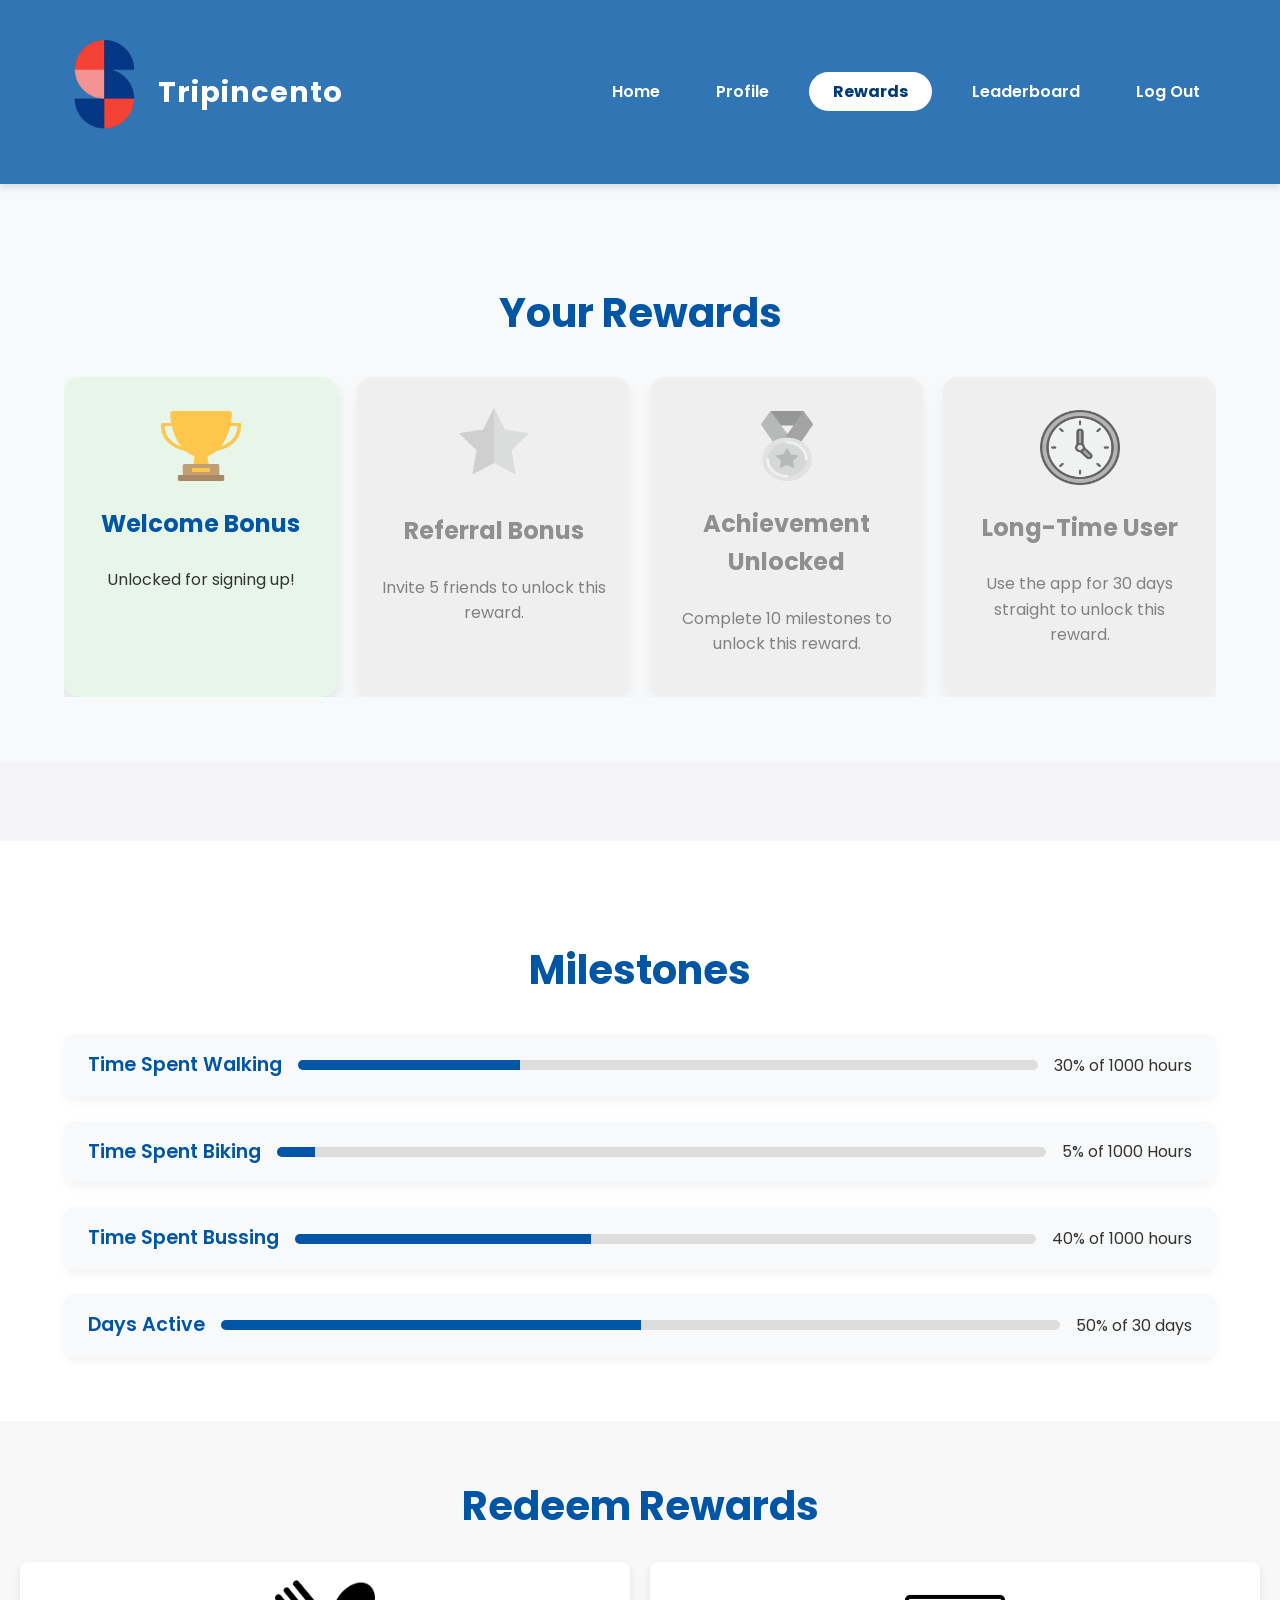
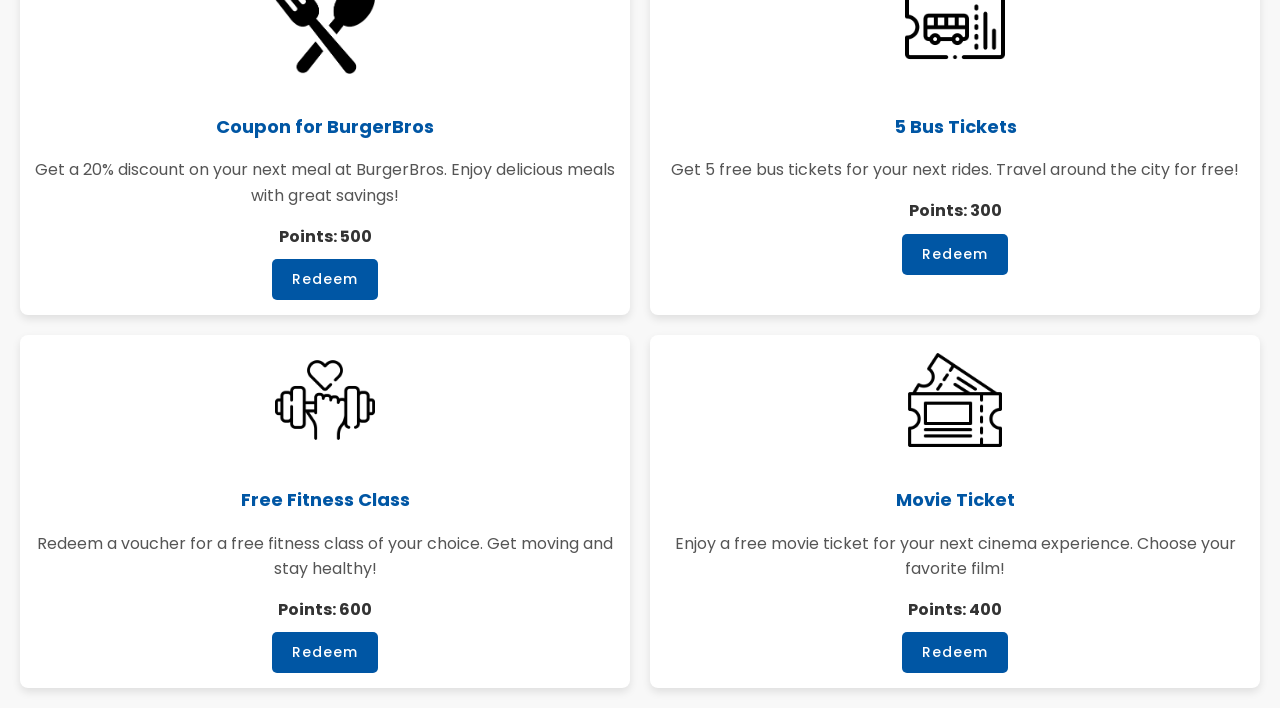
<file: rewards.html>
<!DOCTYPE html>
<html lang="en">
<head>
    <meta charset="UTF-8">
    <meta name="viewport" content="width=device-width, initial-scale=1.0">
    <title>Rewards</title>
    <link rel="stylesheet" href="style.css">
</head>
<body>
    <header class="main-header">
        <div class="logo">
            <h1><img src="logo.png" alt="logo"></h1>
            <h1>Tripincento</h1>
        </div>
        <nav>
            <ul>
                <li><a href="index.html" >Home </a></li>
                <li><a href="profile.html">Profile </a></li>
                <li><a href="rewards.html" class="button">Rewards</a></li>
                <li><a href="leaderboard.html">Leaderboard</a></li>
                
                <li><a href="index.html">Log Out</a></li>
            </ul>
        </nav>
    </header>

    <section class="rewards-section">
        <h2>Your Rewards</h2>
        <div class="rewards-container">
            <!-- Welcome Bonus -->
            <div class="reward unlocked">
                <img src="assets/trophy.png" alt="Trophy Icon">
                <h3>Welcome Bonus</h3>
                <p>Unlocked for signing up!</p>
            </div>
            
            <!-- Referral Bonus -->
            <div class="reward locked">
                <img src="assets/star.png" alt="Star Icon">
                <h3>Referral Bonus</h3>
                <p>Invite 5 friends to unlock this reward.</p>
            </div>
    
            <!-- Achievement Unlocked for 10 Milestones -->
            <div class="reward locked">
                <img src="assets/medal.png" alt="Medal Icon">
                <h3>Achievement Unlocked</h3>
                <p>Complete 10 milestones to unlock this reward.</p>
            </div>
    
            <!-- Long-Time User Reward -->
            <div class="reward locked">
                <img src="assets/clock.png" alt="Clock Icon">
                <h3>Long-Time User</h3>
                <p>Use the app for 30 days straight to unlock this reward.</p>
            </div>
        </div>
    </section>
    
    <section class="milestones-section">
        <h2>Milestones</h2>
        <div class="milestones-container">
            <div class="milestone">
                <span class="milestone-title">Time Spent Walking</span>
                <div class="milestone-progress">
                    <div class="milestone-progress-bar" style="width: 30%;"></div>
                </div>
                <span class="milestone-status">30% of 1000 hours</span>
            </div>
            <div class="milestone">
                <span class="milestone-title">Time Spent Biking</span>
                <div class="milestone-progress">
                    <div class="milestone-progress-bar" style="width: 5%;"></div>
                </div>
                <span class="milestone-status">5% of 1000 Hours</span>
            </div>
            <div class="milestone">
                <span class="milestone-title">Time Spent Bussing</span>
                <div class="milestone-progress">
                    <div class="milestone-progress-bar" style="width: 40%;"></div>
                </div>
                <span class="milestone-status">40% of 1000 hours</span>
            </div>  
            <div class="milestone">
                <span class="milestone-title">Days Active</span>
                <div class="milestone-progress">
                    <div class="milestone-progress-bar" style="width: 50%;"></div>
                </div>
                <span class="milestone-status">50% of 30 days</span>
            </div>  
        </div>
    </section>

    <section class="redeem-section">
        <h2>Redeem Rewards</h2>
        <div class="redeem-container">
            <div class="redeem-box">
                <img src="assets/icon-restaurant.png" alt="Coupon for BurgerBros">
                <h3>Coupon for BurgerBros</h3>
                <p>Get a 20% discount on your next meal at BurgerBros. Enjoy delicious meals with great savings!</p>
                <span class="points-required">Points: 500</span> <!-- Points text above the button -->
                <button class="redeem-button">Redeem</button>
            </div>

            <div class="redeem-box">
                <img src="assets/icon-ticket.png" alt="Bus Tickets">
                <h3>5 Bus Tickets</h3>
                <p>Get 5 free bus tickets for your next rides. Travel around the city for free!</p>
                <span class="points-required">Points: 300</span>
                <button class="redeem-button">Redeem</button>
            </div>

            <div class="redeem-box">
                <img src="assets/icon-fitness.png" alt="Free Fitness Class">
                <h3>Free Fitness Class</h3>
                <p>Redeem a voucher for a free fitness class of your choice. Get moving and stay healthy!</p>
                <span class="points-required">Points: 600</span>
                <button class="redeem-button">Redeem</button>
            </div>
    
            <div class="redeem-box">
                <img src="assets/icon-movie.png" alt="Movie Ticket">
                <h3>Movie Ticket</h3>
                <p>Enjoy a free movie ticket for your next cinema experience. Choose your favorite film!</p>
                <span class="points-required">Points: 400</span>
                <button class="redeem-button">Redeem</button>
            </div>
        </div>
    </section>
</file>
<file: style.css>
/* Global Styles */
/* Import Fonts */
@import url('https://fonts.googleapis.com/css2?family=Inter:wght@400;600;700&family=Poppins:wght@300;400;700&display=swap');

/* Global Styles */
body {
    margin: 0;
    font-family: 'Poppins', sans-serif;
    line-height: 1.6;
    background-color: #f4f4f9;
    color: #333;
    scroll-behavior: smooth;
}

.container {
    max-width: 900px;
    margin: 50px auto;
    padding: 20px;
    background: white;
    border-radius: 15px;
    box-shadow: 0 8px 20px rgba(0, 0, 0, 0.1);
}

h2 {
    text-align: center;
    font-size: 2.5rem;
    color: #0056a4;
    margin-bottom: 1.5rem;
}
a {
    text-decoration: none;
    color: blue; 
}


.hidden { display: none; } 

#signup { display: none; }


/* Header */
.main-header {
    background-color: rgba(0, 86, 164, 0.8); /* Brampton blue */
    backdrop-filter: blur(12px);
    padding: 1rem 5%;
    display: flex;
    justify-content: space-between;
    align-items: center;
    position: sticky;
    top: 0;
    z-index: 1000;
    box-shadow: 0px 4px 6px rgba(0, 0, 0, 0.1);
    transition: background-color 0.3s ease, transform 0.3s ease;
}
.error-message {
    color: red;
}
.main-header .logo {
    display: flex;
    align-items: center;
}
.main-header .logo img {
    width: auto; /* Maintain aspect ratio */
    max-width: 120px; /* Maximum width of logo */
    height: auto; /* Maintain aspect ratio */
    max-height: 100px;
    margin-right: 10px;
    
}
.main-header.scrolled {
    background-color: #003a75;
    transform: translateY(0);
}

.main-header .logo img {
    width: auto; /* Maintain aspect ratio */
    max-width: 120px; /* Maximum width of logo */
    height: auto; /* Maintain aspect ratio */
}
.main-header .logo h1 {
    color: white;
    font-size: 1.8rem;
    font-weight: 700;
    letter-spacing: 1px;
    ;
}

.main-header nav ul {
    list-style: none;
    display: flex;
    gap: 1.5rem;
}

.main-header nav ul li a {
    color: white;
    font-weight: 600;
    padding: 0.5rem 1rem;
    border-radius: 8px;
    transition: background-color 0.3s ease, transform 0.3s ease;
}


.main-header nav ul li a:hover {
    background-color: rgba(255, 255, 255, 0.3);
    transform: scale(1.05);
}


.main-header nav ul li .button {
    background-color: white;
    color: #003a75;
    font-weight: 700;
    padding: 0.5rem 1.5rem;
    border-radius: 20px;
    transition: background-color 0.3s ease, transform 0.3s ease;
}

.main-header nav ul li .button:hover {
    background-color: #0056a4;
    color: white;
    transform: scale(1.1);
}

/* Hero Section */
.hero {
    display: flex;
    justify-content: space-between;
    align-items: center;
    padding: 5% 5%;
    background: linear-gradient(to right, #0056a4, #003a75);
    color: white;
    position: relative;
    overflow: hidden;
    height: 60vh;
}

.hero:after {
    content: '';
    position: absolute;
    inset: 0;
    background: radial-gradient(circle, rgba(255, 255, 255, 0.2), transparent);
    mix-blend-mode: overlay;
    z-index: 1;
}

.hero-content {
    max-width: 50%;
    position: relative;
    z-index: 2;
}

.hero-content h1 {
    font-size: 3.5rem;
    margin-bottom: 1rem;
    animation: slideIn 1s ease-out forwards;
    opacity: 0;
}

.hero-content p {
    margin-bottom: 2rem;
    font-size: 1.3rem;
    opacity: 0;
    animation: fadeIn 1.5s ease-out forwards;
}

.cta-button {
    background-color: #e63946;
    color: white;
    padding: 0.8rem 1.5rem;
    font-size: 1rem;
    border: none;
    border-radius: 5px;
    font-weight: 600;
    cursor: pointer;
    transition: background-color 0.3s ease, transform 0.3s ease;
    animation: bounceIn 2s ease-out forwards;
}

.cta-button:hover {
    background-color: #d62839;
    transform: scale(1.1);
}

/* Features Section */
.features {
    padding: 5% 5%;
    background-color: #f8f9fa;
    text-align: center;
    opacity: 0;
    transform: translateY(100px);
    animation: slideUp 1s ease-out forwards;
}

.features h2 {
    font-size: 2.5rem;
    margin-bottom: 2rem;
}

.feature-grid {
    display: flex;
    justify-content: space-between;
    gap: 2rem;
}

.feature {
    flex: 1;
    text-align: center;
    background: white;
    padding: 2rem;
    border-radius: 15px;
    box-shadow: 0 8px 20px rgba(0, 0, 0, 0.1);
    transition: transform 0.3s ease, box-shadow 0.3s ease;
}

.feature img {
    width: 60px;
    margin-bottom: 1rem;
}

.feature:hover {
    transform: translateY(-10px);
    box-shadow: 0 12px 25px rgba(0, 0, 0, 0.2);
}

/* Signup Section */
.signup-section {
    padding: 5% 5%;
    background: linear-gradient(to right, #003a75, #0056a4);
    color: white;
    display: flex;
    justify-content: center;
}

.signup-form {
    max-width: 400px;
    width: 100%;
    background: white;
    color: #333;
    padding: 2rem;
    border-radius: 15px;
    box-shadow: 0 8px 20px rgba(0, 0, 0, 0.1);
}

.signup-form h2 {
    text-align: center;
    margin-bottom: 1.5rem;
}


.signup-form input,
.signup-form select,
.signup-form button {
    width: 100%;
    margin-bottom: 1rem;
    padding: 0.8rem;
    border-radius: 8px;
    border: 1px solid #ddd;
}

.signup-form button {
    background-color: #0056a4;
    color: white;
    font-weight: 600;
    border: none;
    cursor: pointer;
    transition: background-color 0.3s ease, transform 0.3s ease;
}

.signup-form button:hover {
    background-color: #003a75;
    transform: scale(1.05);
}

.login-section {
    padding: 5% 5%;
    background: linear-gradient(to right, #003a75, #0056a4);
    color: white;
    display: flex;
    justify-content: center;
}

.login-form {
    max-width: 400px;
    width: 100%;
    background: white;
    color: #333;
    padding: 2rem;
    border-radius: 15px;
    box-shadow: 0 8px 20px rgba(0, 0, 0, 0.1);
}

.login-form h2 {
    text-align: center;
    margin-bottom: 1.5rem;
}

/* Highlight logged-in user's row */
.highlight {
    background-color: #f2f2f2; /* Light gray background */
    font-weight: bold; /* Bold text */
    border-left: 4px solid #4CAF50; /* Green left border */
}

/* Optional: Improve table appearance */
table {
    width: 100%;
    border-collapse: collapse;
}

th, td {
    padding: 12px;
    text-align: left;
    border-bottom: 1px solid #ddd;
}

th {
    background-color: #f4f4f4;
    color: #333;
}

.login-form input,
.login-form select,
.login-form button {
    width: 100%;
    margin-bottom: 1rem;
    padding: 0.9rem;
    border-radius: 8px;
    border: 1px solid #ddd;
}

.login-form button {
    background-color: #0056a4;
    color: white;
    font-weight: 600;
    border: none;
    cursor: pointer;
    transition: background-color 0.3s ease, transform 0.3s ease;
}

.login-form button:hover {
    background-color: #003a75;
    transform: scale(1.05);
}

/* Footer */
.footer {
    background-color: #003a75;
    color: white;
    text-align: center;
    padding: 1rem 0;
    font-size: 0.9rem;
}


.trip-section {
    padding: 5% 5%;
    background: linear-gradient(to right, #003a75, #0056a4);
    color: white;
    display: flex;
    justify-content: center;
}

.trip-form {
    max-width: 400px;
    width: 100%;
    background: white;
    color: #333;
    padding: 2rem;
    border-radius: 15px;
    box-shadow: 0 8px 20px rgba(0, 0, 0, 0.1);
}

/* General container style for the form */
.container {
    width: 50%;
    margin: 0 auto;
    padding: 20px;
    background-color: #f9f9f9;
    border-radius: 8px;
    box-shadow: 0 4px 8px rgba(0, 0, 0, 0.1);
}

/* Heading style */
.trip-form h2 {
    text-align: center;
    margin-bottom: 20px;
    font-family: 'Arial', sans-serif;
    font-size: 24px;
}

/* Form group styling */
.form-group {
    margin-bottom: 15px;
}

/* Label styling */
label {
    font-size: 14px;
    color: #333;
    display: block;
    margin-bottom: 5px;
    font-weight: bold;
}

/* Input and select styling */
.trip-form input[type="time"],
.trip-form input[type="number"],
.trip-form select {
    width: 100%;
    padding: 10px;
    border: 1px solid #ccc;
    border-radius: 4px;
    font-size: 14px;
    color: #333;
    box-sizing: border-box;
}

/* Focus effect for inputs */
.trip-form input[type="time"]:focus,
.trip-form input[type="number"]:focus,
.trip-form select:focus {
    border-color: #4caf50;
    outline: none;
}

/* Button styling */
.trip-form button {
    width: 100%;
    padding: 12px;
    background-color: #4caf50;
    color: white;
    font-size: 16px;
    font-weight: bold;
    border: none;
    border-radius: 4px;
    cursor: pointer;
    transition: background-color 0.3s ease, transform 0.3s ease;
}

/* Button hover effect */
.trip-form button:hover {
    background-color: #45a049;
    transform: scale(1.05);
}


/* Responsive design */
@media (max-width: 600px) {
    .container {
        width: 90%;
    }
}

/* Animations */
@keyframes slideIn {
    from {
        transform: translateX(-50px);
        opacity: 0;
    }
    to {
        transform: translateX(0);
        opacity: 1;
    }
}

@keyframes fadeIn {
    from {
        opacity: 0;
    }
    to {
        opacity: 1;
    }
}

@keyframes slideUp {
    from {
        transform: translateY(100px);
        opacity: 0;
    }
    to {
        transform: translateY(0);
        opacity: 1;
    }
}

@keyframes bounceIn {
    from {
        transform: scale(0.8);
        opacity: 0;
    }
    to {
        transform: scale(1);
        opacity: 1;
    }
}



/* Stat Box Styles */
.stat {
    display: flex;
    justify-content: space-between;
    align-items: center;
    padding: 15px 20px;
    margin-bottom: 15px;
    background: #f8f9fa;
    border-radius: 10px;
    box-shadow: 0 4px 10px rgba(0, 0, 0, 0.05);
    transition: transform 0.3s ease, box-shadow 0.3s ease;
}

.stat:hover {
    transform: translateY(-5px);
    box-shadow: 0 8px 15px rgba(0, 0, 0, 0.1);
}

.stat-title {
    font-size: 1.2rem;
    color: #0056a4;
    font-weight: 600;
}

.stat-value {
    font-size: 1.5rem;
    color: #333;
    font-weight: 700;
}

/* Recent History Section */
.recent-history h3 {
    font-size: 1.8rem;
    color: #0056a4;
    margin-bottom: 15px;
    text-align: center;
}

table {
    width: 100%;
    border-collapse: collapse;
    margin-top: 10px;
}

thead {
    background-color: #0056a4;
    color: white;
    font-size: 1rem;
    font-weight: 600;
}

th, td {
    padding: 12px;
    text-align: left;
    border-bottom: 1px solid #ddd;
}

tbody tr:hover {
    background-color: #f4f4f9;
}

tbody tr td {
    font-size: 1rem;
    color: #333;
}

/* Responsive Design */
@media (max-width: 768px) {
    .container {
        padding: 15px;
    }

    .stat {
        flex-direction: column;
        align-items: flex-start;
    }

    .stat-value {
        margin-top: 10px;
    }

    h2 {
        font-size: 2rem;
    }

    .recent-history h3 {
        font-size: 1.5rem;
    }
}


.rewards-section {
    padding: 5% 5%;
    text-align: center;
    background-color: #f8f9fa;
}

.rewards-section h2 {
    font-size: 2.5rem;
    margin-bottom: 2rem;
    color: #0056a4;
}

.rewards-container {
    display: flex;
    justify-content: space-between; /* Distributes space evenly between rewards */
    gap: 20px; /* Adds space between rewards */
    flex-wrap: nowrap; /* Prevents wrapping to a new line */
    overflow-x: auto; /* Allows horizontal scrolling if the container is too narrow */
}


.reward {
    width: 250px;
    background: white;
    border-radius: 15px;
    padding: 1.5rem;
    text-align: center;
    box-shadow: 0 8px 15px rgba(0, 0, 0, 0.1);
    transition: transform 0.3s ease, box-shadow 0.3s ease;
}

img[src="assets/trophy.png"] {
    width: 80px; 
    height: 70px; 
    display: block;
    margin: 10px auto;
}

img[src="assets/medal.png"] {
    width: 80px; 
    height: 70px; 
    display: block;
    margin: 10px auto;
}

img[src="assets/clock.png"] {
    width: 70px; 
    height: 75px; 
    display: block;
    margin: 9px auto;
}

img[src="assets/sustain-travel.png"] {
    width: 650px; 
    height: 415px; 
    display: block;
    margin: 9px auto;
}

.reward img {
    width: 80px;
}

.reward h3 {
    color: #0056a4;
    margin-bottom: 0.rem;
    font-size: 1.5rem;
}

.reward p {
    font-size: 1rem;
    color: #333;
}

.reward.unlocked {
    background: #e8f5e9; /* Light green for unlocked rewards */
}

.reward.locked {
    background: #fce4ec; /* Light pink for locked rewards */
    filter: grayscale(100%);
    opacity: 0.6;
    cursor: not-allowed;
}


.milestones-section {
    margin-top: 5rem;
    padding: 5% 5%;
    background-color: #ffffff;
}

.milestones-section h2 {
    font-size: 2.5rem;
    color: #0056a4;
    margin-bottom: 2rem;
}

.milestones-container {
    display: flex;
    flex-direction: column;
    gap: 1.5rem;
}

.milestone {
    display: flex;
    align-items: center;
    justify-content: space-between;
    padding: 1rem 1.5rem;
    background: #f8f9fa;
    border-radius: 10px;
    box-shadow: 0 4px 10px rgba(0, 0, 0, 0.05);
    transition: transform 0.3s ease, box-shadow 0.3s ease;
}

.milestone:hover {
    transform: translateY(-5px);
    box-shadow: 0 8px 15px rgba(0, 0, 0, 0.1);
}

.milestone-title {
    font-size: 1.2rem;
    color: #0056a4;
    font-weight: 600;
}

.milestone-progress {
    flex: 1;
    margin-left: 1rem;
    margin-right: 1rem;
    height: 10px;
    border-radius: 5px;
    background-color: #ddd;
    position: relative;
    overflow: hidden;
}

.milestone-progress-bar {
    width: 50%; /* Change based on progress */
    height: 100%;
    background-color: #0056a4;
    transition: width 0.3s ease;
}

.milestone-status {
    font-size: 1rem;
    color: #333;
}

/* Table styling */
table {
    width: 100%;
    border-collapse: collapse;
    margin-top: 10px;
}

th, td {
    padding: 10px;
    text-align: center;
    border: 1px solid #e0e0e0;
}

th {
    background-color: #f1f1f1;
    color: #555;
    font-weight: bold;
}

td {
    color: #333;
}
/* Style for the entire Redeem Section */
.redeem-section {
    padding: 20px;
    background-color: #f8f8f8;
}

/* Redeem Container with Grid Layout */
.redeem-container {
    display: grid;
    grid-template-columns: repeat(2, 1fr); /* 2 columns layout */
    gap: 20px;
    margin-top: 20px;
}

/* Style for each individual Redeem Box */
.redeem-box {
    background-color: #fff;
    padding: 15px;
    text-align: center;
    border-radius: 8px;
    box-shadow: 0 4px 8px rgba(0, 0, 0, 0.1);
    transition: transform 0.3s ease-in-out;
}

.redeem-box:hover {
    transform: translateY(-5px);
}

/* Image in the redeem box */
.redeem-box img {
    width: 100px;
    height: 100px;
    object-fit: contain;
    margin-bottom: 10px;
}

/* Header style for each reward */
.redeem-box h3 {
    font-size: 18px;
    margin-bottom: 10px;
    color: #0056a4; /* Color matching the h3 headers */
    font-family: 'Poppins', sans-serif; /* Ensure font matches */
}

/* Paragraph describing the reward (Increased text size) */
.redeem-box p {
    font-size: 16px;  /* Increased font size */
    color: #555;
    margin-bottom: 15px;
}

/* Points required text above the button */
.points-required {
    font-weight: bold;
    color: #333;
    margin-bottom: 10px; /* Space between points and button */
    display: block; /* Ensure it takes full width */
}

/* Button style */
.redeem-button {
    padding: 10px 20px;
    background-color: #0056a4; /* Button background color matches h3 header */
    color: white;
    border: none;
    border-radius: 5px;
    cursor: pointer;
    font-size: 14px;
    font-family: 'Poppins', sans-serif; /* Font matches h3 headers */
    letter-spacing: 1px;  /* Increased letter spacing */
    font-weight: 500;  /* Make the text bold */
    transition: background-color 0.3s ease-in-out;
}

/* Hover effect for button */
.redeem-button:hover {
    background-color: #003f7f; /* Darker shade on hover */
}

/* Mobile Responsiveness */
@media (max-width: 768px) {
    .redeem-container {
        grid-template-columns: 1fr; /* Stacks the boxes into a single column */
    }
}
</file>
